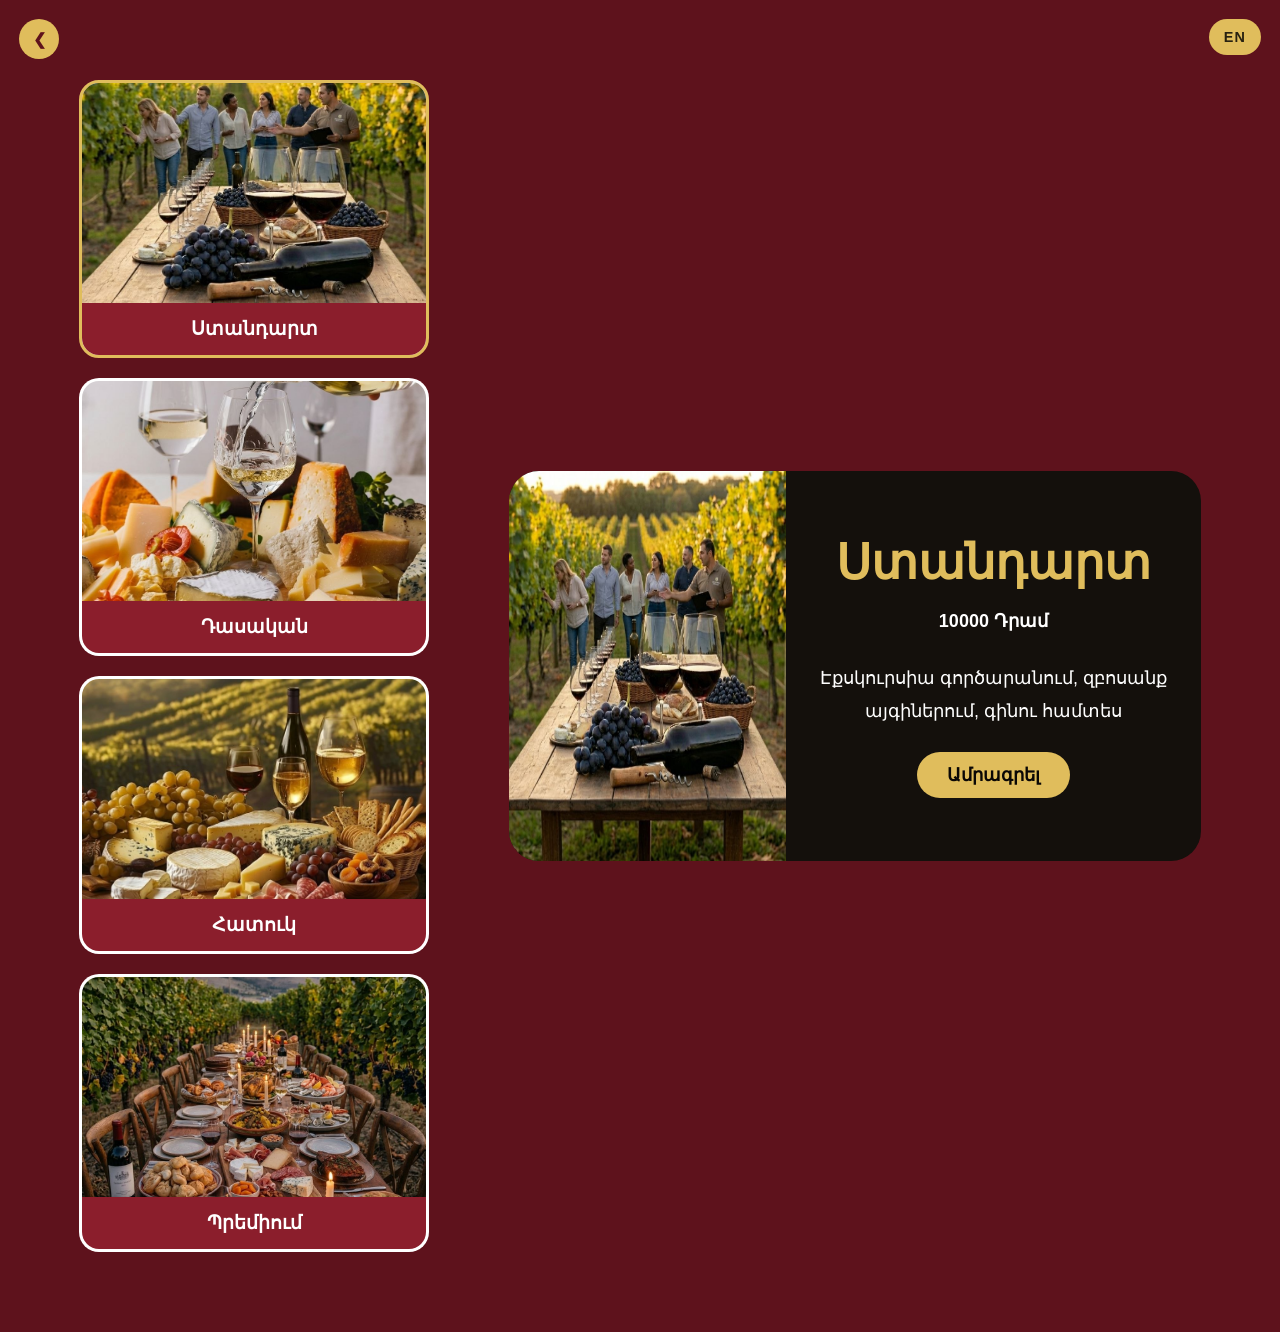
<file: book.html>
<!doctype html>
<html lang="en">
  <head>
    <meta charset="UTF-8" />
    <meta name="viewport" content="width=device-width, initial-scale=1.0" />
    <title>Asalan Wine</title>
    <link rel="stylesheet" href="./book.css" />
    <link rel="icon" href="./img/favicon.png" />
  </head>

  <body>
    <a class="back-btn" href="./index.html">❮</a>
    <button class="lang-switch"><span>EN</span></button>

    <div class="tour-section">
      <div class="tour-list">
        <div
          class="tour-card active"
          data-key="standard"
          data-img="./img/standart.jpg">
          <img src="./img/standart.jpg" alt="" />
          <h3 data-i18n="tour-standard-title">Ստանդարտ</h3>
        </div>

        <div class="tour-card" data-key="classic" data-img="./img/dasakan.jpg">
          <img src="./img/dasakan.jpg" alt="" />
          <h3 data-i18n="tour-classic-title">Դասական</h3>
        </div>

        <div class="tour-card" data-key="special" data-img="./img/hatuk.jpg">
          <img src="./img/hatuk.jpg" alt="" />
          <h3 data-i18n="tour-special-title">Հատուկ</h3>
        </div>

        <div class="tour-card" data-key="premium" data-img="./img/premium.jpg">
          <img src="./img/premium.jpg" alt="" />
          <h3 data-i18n="tour-premium-title">Պրեմիում</h3>
        </div>
      </div>
      
      <div class="tour-preview">
        <div class="preview-image">
          <img id="previewImg" src="./img/wine1.jpg" alt="" />
        </div>
        <div class="preview-content">
          <h2 id="previewTitle" data-i18n="tour-standard-title">Ստանդարտ</h2>
          <p class="price" id="previewPrice" data-i18n="tour-standard-price">
            10.000 Դրամ
          </p>
          <p id="previewText" data-i18n="tour-standard-text">
            Էքսկուրսիա գործարանում, զբոսանք այգիներում, գինու համտես
          </p>
          <a href="./index.html#contact" data-i18n="tour-book-btn">Ամրագրել</a>
        </div>
      </div>
    </div>
    <script src="lang.js"></script>
    <script src="./book.js"></script>
  </body>
</html>
</file>
<file: book.css>
@media (max-width: 768px) {
}

* {
  margin: 0;
  padding: 0;
  box-sizing: border-box;
}

body {
  font-family:
    system-ui,
    -apple-system,
    "Segoe UI",
    "Roboto",
    "Helvetica Neue",
    sans-serif;
  background-color: #490b0c;
  cursor: url("./img/cursor2.png"), auto;
}
html,
body {
  overflow-x: hidden;
  max-width: 100%;
}
.uxarkel,
a,
.bookbtn,
#kochak:hover,
#restart:hover,
.nav-link:hover,
.lang-switch:hover,
.btn:hover {
  cursor:
    url("./img/wine\ glass2.png") 16 16,
    pointer !important;
}

:root {
  --wine-red: #8b1e2c;
  --wine-red-dark: #5e121c;
  --gold: #e0bd5c;
  --gold-light: #ffffff;
  --black: #0a0705;
  --black-soft: #14100c;
  --white: #fefaf5;
  --gray-light: #2c2722;
}
body {
  background: var(--wine-red-dark);
  font-family: sans-serif;
}
.back-btn {
  position: fixed;
  display: inline-flex;
  top: 1.5vw;
  left: 1.5vw;
  background: var(--gold);
  width: 2.5vw;
  height: 2.5vw;
  min-width: 40px;
  min-height: 40px;
  display: flex;
  justify-content: center;
  align-items: center;
  border-radius: 40px;
  color: var(--wine-red-dark);
  text-decoration: none;
  font-weight: 700;
  z-index: 10;
  transition: all 0.3s ease-in-out;
}
.back-btn:hover {
 background: var(--gold-light);
 transform: translateY(-3px);
 box-shadow: 0 0 35px #e0bd5c;
}
.lang-switch {
  position: fixed;
  top: 1.5vw;
  right: 1.5vw;
  display: inline-flex;
  align-items: center;
  justify-content: center;
  font-weight: 700;
  letter-spacing: 1px;
  border-radius: 40px;
  transition: 0.3s;
  z-index: 10;
  text-align: center;
  background: var(--gold);
  border: none;
  color: rgba(1, 1, 1, 0.832);
  text-decoration: none;
  margin-left: 20px;
  max-width: 200px;     
  padding: 10px 15px;    
  font-size: 0.9rem;     
}
.lang-switch:hover {
 background: var(--gold-light);
 transform: translateY(-3px);
 box-shadow: 0 0 35px #e0bd5c;
}
.tour-section {
  padding: 20px 15px;
  width: 90%;
  margin: 60px auto;
  display: grid;
  grid-template-columns: 350px 1fr;
  gap: 80px;
  align-items: center;
}
.tour-list {
  display: grid;
  gap: 20px;
}
.tour-card {
  background: white;
  border-radius: 20px;
  overflow: hidden;
  cursor: pointer;
  border: 3px solid transparent;
  transition: 0.3s;
  cursor:
    url("./img/wine\ glass2.png") 16 16,
    pointer !important;
}
.tour-card img {
  width: 100%;
  height: 220px;
  object-fit: cover;
  display: block;
}
.tour-card h3 {
  text-align: center;
  padding: 15px;
  background: var(--wine-red);
  color: white;
}
.tour-card:hover {
  transform: translateY(-5px);
}
.tour-card.active {
  border-color: var(--gold);
}
.tour-preview {
  background: var(--black-soft);
  display: flex;
  grid-template-columns: 350px 1fr;
  align-items: center;
  border-radius: 30px;
  overflow: hidden;
}
.preview-image {
  flex: 0 0 40%; 
  height: 390px; 
  overflow: hidden;
  object-position: center;
}
.preview-image img {
  width: 100%;
  height: 100%;
}
.preview-content {
  text-align: center;
  flex: 1;
  display: flex;
  flex-direction: column;
  align-items: center;
  justify-content: center; 
  padding: 20px;
}
.preview-content h2 {
  font-size: 48px;
  color: var(--gold);
  margin-bottom: 15px;
  text-align: center;
}
.price {
  margin-bottom: 25px;
  color: var(--gold);
  font-weight: bold;
  text-align: center;
}
.preview-content a {
  padding: 12px 30px;
  border: none;
  background: var(--gold);
  color: var(--black);
  font-size: 18px;
  text-decoration: none;
  border-radius: 40px;
  font-weight: bold;
  transition: 0.3s ease;
  display: inline-block;
  text-align: center !important;
}
.preview-content a:hover {
  background: var(--white);
  transform: translateY(-3px);
  box-shadow: 0 5px 15px rgba(224, 189, 92, 0.4);
}

.preview-content p {
  line-height: 1.8;
  font-size: 18px;
  color: var(--gold-light);
  margin-bottom: 25px;
  padding-left: 5px; 
  padding-right: 5px;
  text-align: center !important;
}
@media (max-width: 1250px) {
  .tour-section {
    grid-template-columns: 1fr 1fr;
  }
}

@media (max-width: 600px) {
  .tour-section {
    grid-template-columns: 1fr;
    gap: 30px;
    margin: 90px auto 40px;
    width: 92%;
  }
  .tour-list {
    grid-template-columns: repeat(2, 1fr);
  }
  .tour-card img {
    height: 160px;
  }
  .tour-preview {
    flex-direction: column !important; 
    height: auto !important;         
   padding-bottom: 20px;               
  }
  .preview-image img {
    width: 100%;
    height: 100%;
    object-fit: cover;
    object-position: center; 
    border-top-left-radius: 30px;
    border-top-right-radius: 30px;
  }
  .preview-image {
    flex: 0 0 1% !important;      
    width: 100% !important;          
  }
  .preview-content {
    padding: 15px;
    text-align: center;
  }
  .preview-content h2 {
    font-size: 1.4rem;
    margin: 10px 0 !important;
  }
  .price {
    font-size: 24px;
  }
}

@media (max-width: 480px) {
  .tour-list {
    grid-template-columns: 1fr 1fr;
    gap: 12px;
  }
  
  .tour-card img {
    width: 100% !important;
    height: auto !important; 
    object-fit: cover !important;  
    background: none !important;
    padding: 0 !important;
  }

  .preview-image img {
    width: 100% !important;
    height: auto !important;
    object-fit: cover !important;
  }
  
  .tour-card h3 {
    padding: 10px;
    font-size: 0.85rem;
  }
  .preview-content h2 {
    font-size: 28px;
  }
  .price {
    font-size: 18px;
  }
  .preview-content p {
    font-size: 15px;
  }
  .back-btn,
  .lang-switch {
    top: 3vw;
  }
  .lang-switch {
    font-size: 3.2vw;
    padding: 1.5vw 3vw;
  }
}

@media (max-width: 360px) {
  .tour-section {
    margin: 80px auto 30px;
  }
  .tour-card h3 {
    font-size: 0.75rem;
    padding: 8px;
  }
}
</file>
